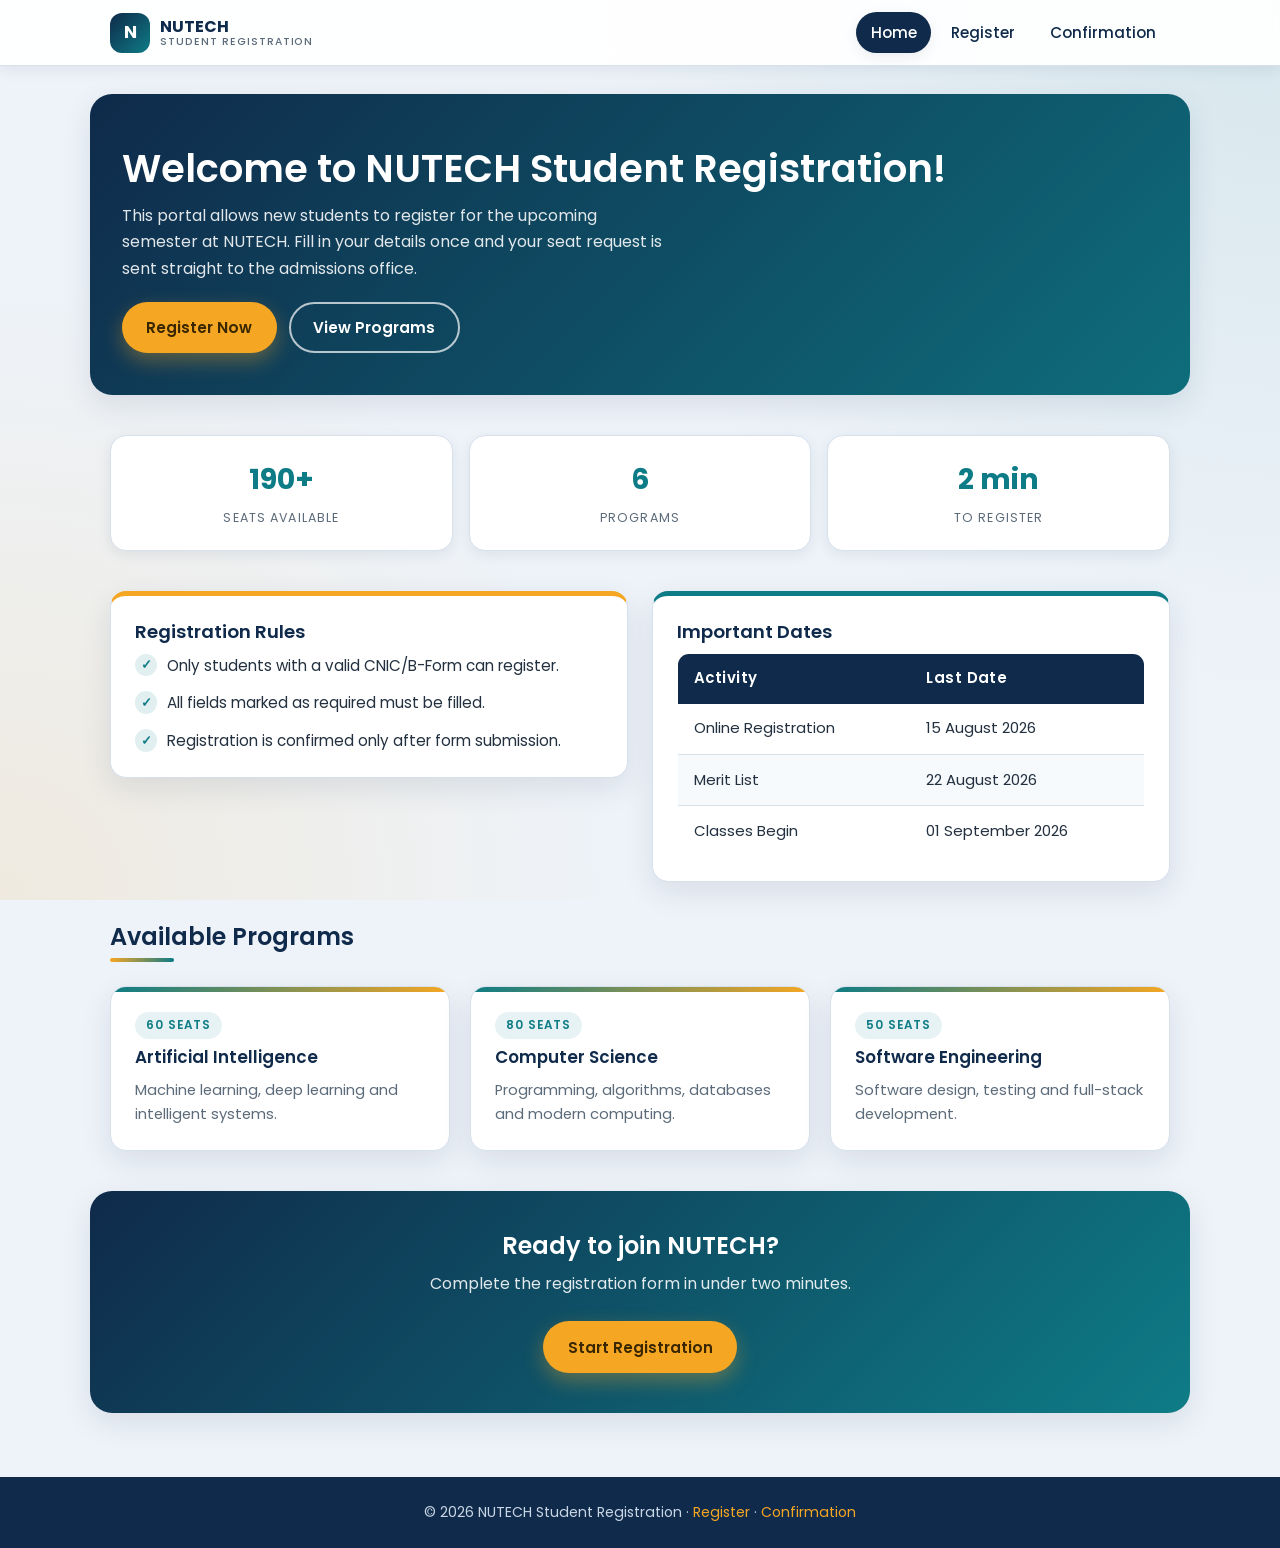
<file: index.html>
<!DOCTYPE html>
<html lang="en">
<head>
    <meta charset="UTF-8">
    <meta name="viewport" content="width=device-width, initial-scale=1.0">
    <title>NUTECH Student Registration | Home</title>
    <link rel="stylesheet" href="style.css">
</head>
<body>
<header class="site-header">
    <div class="nav-wrap">
        <a class="brand" href="index.html">
            <span class="brand-mark">N</span>
            <span class="brand-text">NUTECH <small>Student Registration</small></span>
        </a>
        <nav class="nav-links" aria-label="Main navigation">
            <a href="index.html" class="active">Home</a>
            <a href="form.html">Register</a>
            <a href="thanks.html">Confirmation</a>
        </nav>
    </div>
</header>
<main>
    <section class="banner" id="home-banner">
        <div class="banner-text">
            <h1>Welcome to NUTECH Student Registration!</h1>
            <p>This portal allows new students to register for the upcoming semester at NUTECH. Fill in your details once and your seat request is sent straight to the admissions office.</p>
            <div class="banner-actions">
                <a href="form.html" class="btn btn-primary">Register Now</a>
                <a href="#programs" class="btn btn-ghost">View Programs</a>
            </div>
        </div>
    </section>
    <section class="section" aria-label="Quick facts">
        <div class="stats">
            <div class="stat"><span class="stat-number">190+</span><span class="stat-label">Seats Available</span></div>
            <div class="stat"><span class="stat-number">6</span><span class="stat-label">Programs</span></div>
            <div class="stat"><span class="stat-number">2 min</span><span class="stat-label">To Register</span></div>
        </div>
    </section>
    <section class="section info-grid" id="info">
        <article class="card" id="rules-card">
            <h2 class="card-title">Registration Rules</h2>
            <ul class="rule-list">
                <li>Only students with a valid CNIC/B-Form can register.</li>
                <li>All fields marked as required must be filled.</li>
                <li>Registration is confirmed only after form submission.</li>
            </ul>
        </article>
        <article class="card" id="dates-card">
            <h2 class="card-title">Important Dates</h2>
            <div class="table-wrap">
                <table>
                    <thead><tr><th>Activity</th><th>Last Date</th></tr></thead>
                    <tbody>
                        <tr><td>Online Registration</td><td>15 August 2026</td></tr>
                        <tr><td>Merit List</td><td>22 August 2026</td></tr>
                        <tr><td>Classes Begin</td><td>01 September 2026</td></tr>
                    </tbody>
                </table>
            </div>
        </article>
    </section>
    <section class="section" id="programs">
        <h2 class="section-title">Available Programs</h2>
        <div class="program-grid">
            <article class="card program-card"><span class="seats">60 Seats</span><h3>Artificial Intelligence</h3><p>Machine learning, deep learning and intelligent systems.</p></article>
            <article class="card program-card"><span class="seats">80 Seats</span><h3>Computer Science</h3><p>Programming, algorithms, databases and modern computing.</p></article>
            <article class="card program-card"><span class="seats">50 Seats</span><h3>Software Engineering</h3><p>Software design, testing and full-stack development.</p></article>
        </div>
    </section>
    <section class="section cta">
        <h2>Ready to join NUTECH?</h2>
        <p>Complete the registration form in under two minutes.</p>
        <a href="form.html" class="btn btn-primary">Start Registration</a>
    </section>
</main>
<footer class="site-footer">
    <p>&copy; 2026 NUTECH Student Registration &middot; <a href="form.html">Register</a> &middot; <a href="thanks.html">Confirmation</a></p>
</footer>
</body>
</html>
</file>
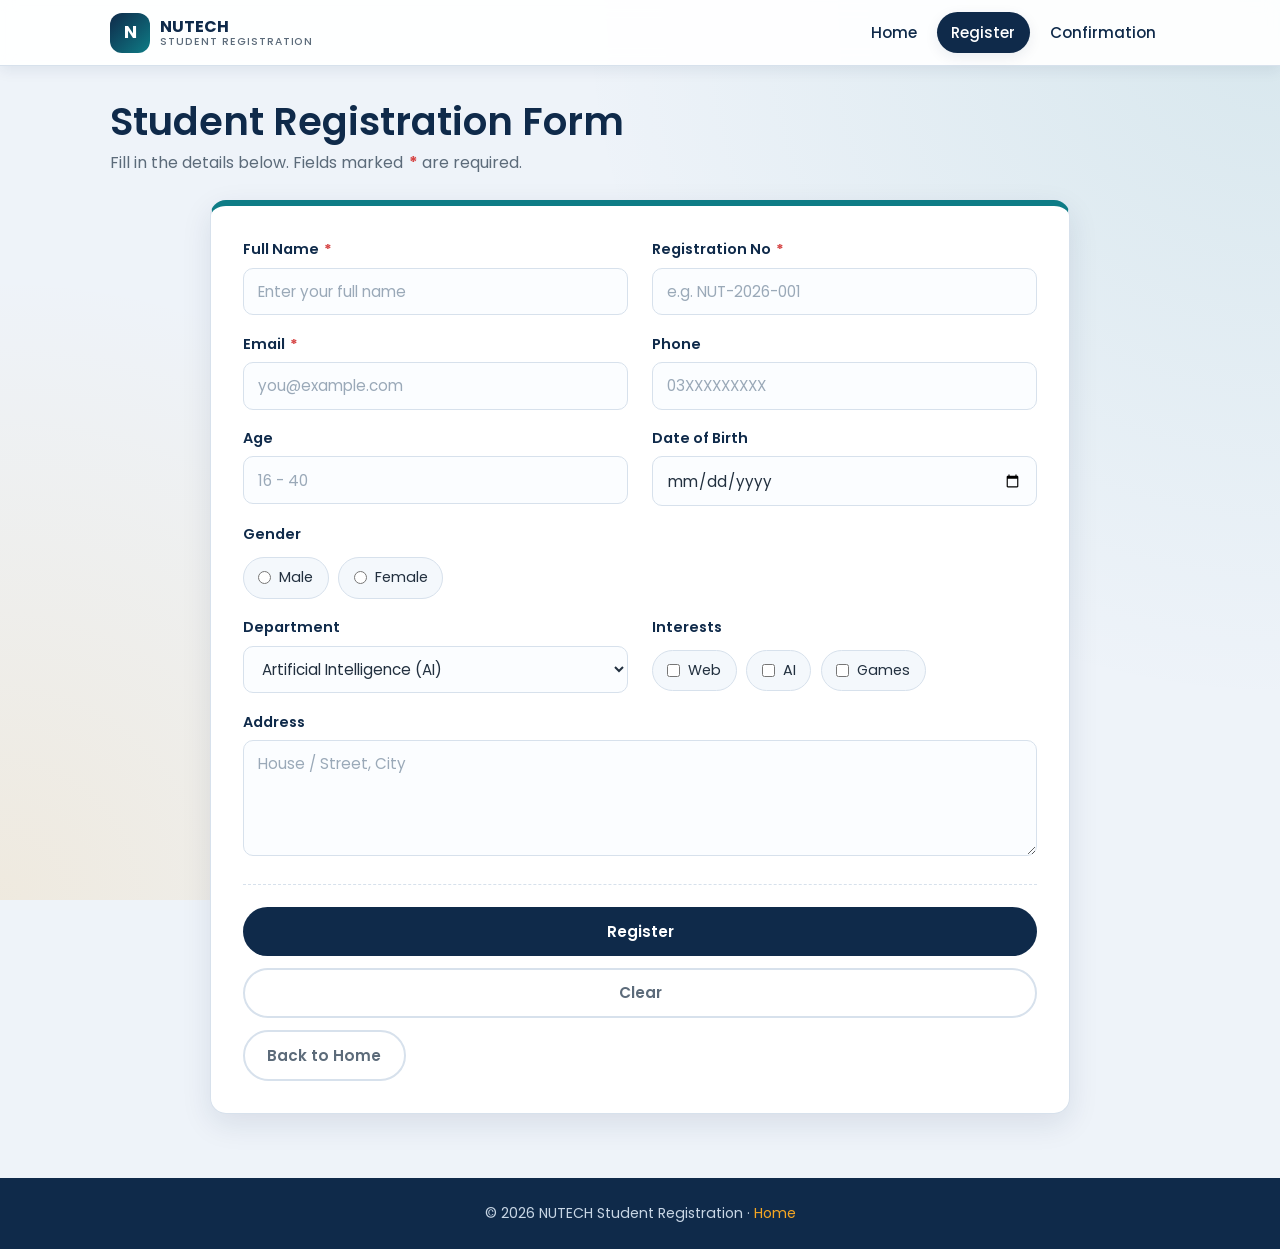
<file: form.html>
<!DOCTYPE html>
<html lang="en">
<head>
    <meta charset="UTF-8">
    <meta name="viewport" content="width=device-width, initial-scale=1.0">
    <title>Student Registration Form | NUTECH</title>
    <link rel="stylesheet" href="style.css">
</head>
<body>
<header class="site-header">
    <div class="nav-wrap">
        <a class="brand" href="index.html">
            <span class="brand-mark">N</span>
            <span class="brand-text">NUTECH <small>Student Registration</small></span>
        </a>
        <nav class="nav-links" aria-label="Main navigation">
            <a href="index.html">Home</a>
            <a href="form.html" class="active">Register</a>
            <a href="thanks.html">Confirmation</a>
        </nav>
    </div>
</header>
<main>
    <div class="page-head">
        <h1>Student Registration Form</h1>
        <p>Fill in the details below. Fields marked <span class="req">*</span> are required.</p>
    </div>
    <form class="form-card" action="thanks.html" method="get">
        <div class="field-grid">
            <div class="field">
                <label for="fn">Full Name <span class="req">*</span></label>
                <input type="text" name="fullname" id="fn" placeholder="Enter your full name" required>
            </div>
            <div class="field">
                <label for="reg">Registration No <span class="req">*</span></label>
                <input type="text" name="regno" id="reg" placeholder="e.g. NUT-2026-001" required>
            </div>
            <div class="field">
                <label for="em">Email <span class="req">*</span></label>
                <input type="email" name="email" id="em" placeholder="you@example.com" required>
            </div>
            <div class="field">
                <label for="ph">Phone</label>
                <input type="tel" name="phone" id="ph" placeholder="03XXXXXXXXX" pattern="03[0-9]{9}">
            </div>
            <div class="field">
                <label for="age">Age</label>
                <input type="number" name="age" id="age" min="16" max="40" placeholder="16 - 40">
            </div>
            <div class="field">
                <label for="dob">Date of Birth</label>
                <input type="date" name="dob" id="dob">
            </div>
            <div class="field full">
                <span class="field-label">Gender</span>
                <div class="choices">
                    <label class="choice" for="male"><input type="radio" name="gender" id="male" value="Male"> Male</label>
                    <label class="choice" for="female"><input type="radio" name="gender" id="female" value="Female"> Female</label>
                </div>
            </div>
            <div class="field">
                <label for="dept">Department</label>
                <select name="dept" id="dept">
                    <option value="AI">Artificial Intelligence (AI)</option>
                    <option value="SE">Software Engineering (SE)</option>
                    <option value="CS">Computer Science (CS)</option>
                    <option value="CY">Cyber Security (CY)</option>
                    <option value="EE">Electrical Engineering (EE)</option>
                    <option value="CE">Civil Engineering (CE)</option>
                </select>
            </div>
            <div class="field">
                <span class="field-label">Interests</span>
                <div class="choices">
                    <label class="choice" for="web"><input type="checkbox" name="interest" value="Web" id="web"> Web</label>
                    <label class="choice" for="ai"><input type="checkbox" name="interest" value="AI" id="ai"> AI</label>
                    <label class="choice" for="games"><input type="checkbox" name="interest" value="Games" id="games"> Games</label>
                </div>
            </div>
            <div class="field full">
                <label for="addr">Address</label>
                <textarea name="address" id="addr" rows="4" placeholder="House / Street, City"></textarea>
            </div>
        </div>
        <div class="form-actions">
            <input type="submit" class="btn btn-solid" value="Register">
            <input type="reset" class="btn btn-outline" value="Clear">
            <a href="index.html" class="btn btn-outline">Back to Home</a>
        </div>
    </form>
</main>
<footer class="site-footer">
    <p>&copy; 2026 NUTECH Student Registration &middot; <a href="index.html">Home</a></p>
</footer>
</body>
</html>
</file>
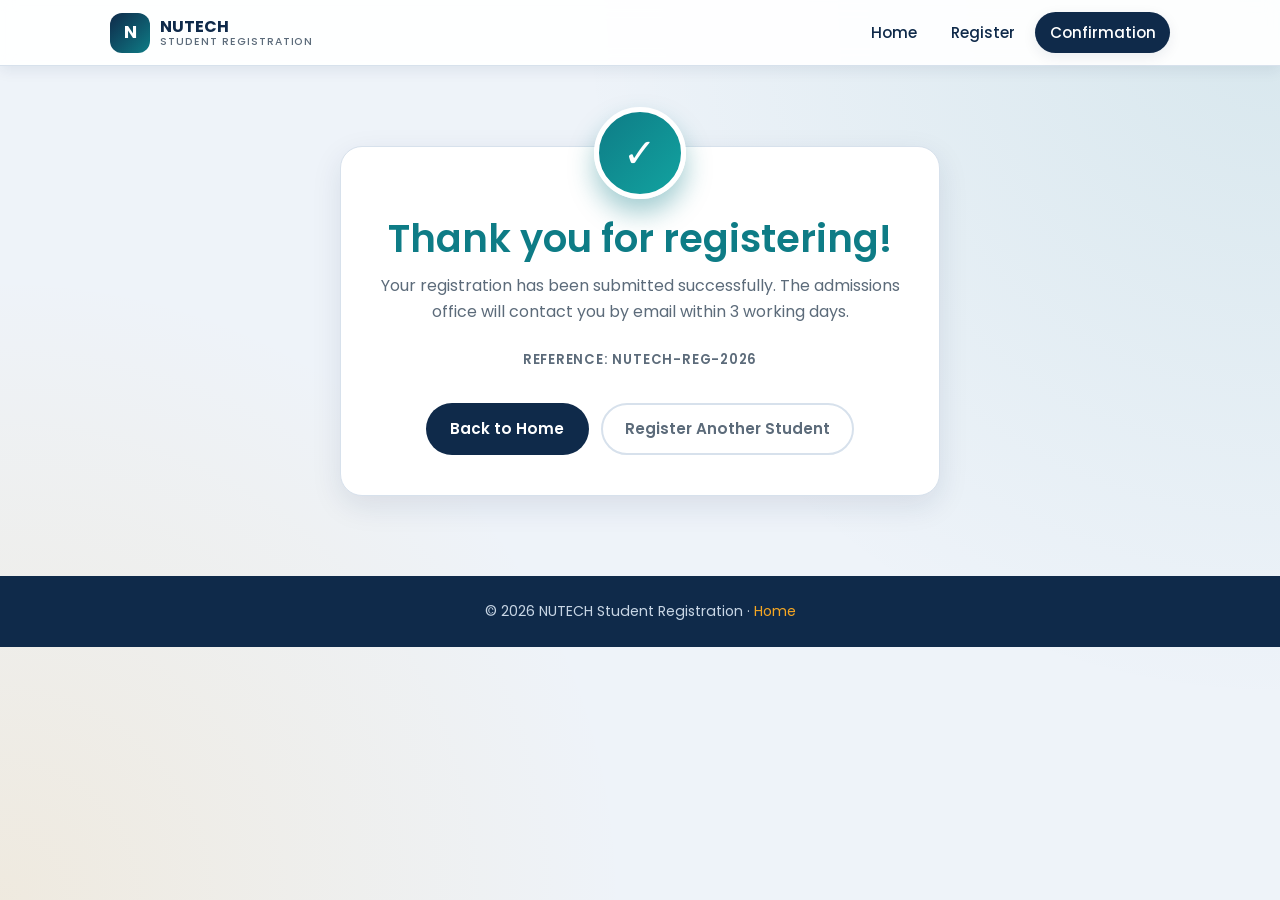
<file: thanks.html>
<!DOCTYPE html>
<html lang="en">
<head>
    <meta charset="UTF-8">
    <meta name="viewport" content="width=device-width, initial-scale=1.0">
    <title>Thank You | NUTECH</title>
    <link rel="stylesheet" href="style.css">
</head>
<body>
<header class="site-header">
    <div class="nav-wrap">
        <a class="brand" href="index.html">
            <span class="brand-mark">N</span>
            <span class="brand-text">NUTECH <small>Student Registration</small></span>
        </a>
        <nav class="nav-links" aria-label="Main navigation">
            <a href="index.html">Home</a>
            <a href="form.html">Register</a>
            <a href="thanks.html" class="active">Confirmation</a>
        </nav>
    </div>
</header>
<main class="thanks-wrap">
    <article class="thanks-card">
        <div class="check-circle" aria-hidden="true">&#10003;</div>
        <h1>Thank you for registering!</h1>
        <p>Your registration has been submitted successfully. The admissions office will contact you by email within 3 working days.</p>
        <p style="font-size:.82rem; letter-spacing:.06em; text-transform:uppercase; font-weight:600; color:#5c6b7a; margin-top: 1.5rem;">Reference: NUTECH-REG-2026</p>
        <div class="thanks-actions">
            <a href="index.html" class="btn btn-solid">Back to Home</a>
            <a href="form.html" class="btn btn-outline">Register Another Student</a>
        </div>
    </article>
</main>
<footer class="site-footer">
    <p>&copy; 2026 NUTECH Student Registration &middot; <a href="index.html">Home</a></p>
</footer>
</body>
</html>
</file>
<file: style.css>
@import url("https://fonts.googleapis.com/css2?family=Poppins:wght@400;500;600;700&display=swap");

:root {
    --navy: #0f2a4a; --navy-soft: #16385f; --teal: #0e7c86; --accent: #f5a623;
    --bg: #eef3f9; --surface: #ffffff; --text: #22303f; --muted: #5c6b7a;
    --border: #d7e1ec; --radius: 16px; --shadow: 0 10px 30px rgba(15, 42, 74, .10);
    --shadow-sm: 0 4px 14px rgba(15, 42, 74, .08);
}

*, *::before, *::after { box-sizing: border-box; }
html { scroll-behavior: smooth; }

body {
    margin: 0; font-family: "Poppins", "Segoe UI", Arial, sans-serif; font-size: 16px;
    line-height: 1.65; color: var(--text); background-color: var(--bg);
    background-image: radial-gradient(circle at 100% 0, rgba(14, 124, 134, .10), transparent 45%), radial-gradient(circle at 0 100%, rgba(245, 166, 35, .12), transparent 40%);
    background-attachment: fixed;
}
h1, h2, h3 { margin: 0 0 .6rem; line-height: 1.25; font-weight: 600; color: var(--navy); }
h1 { font-size: clamp(1.7rem, 3vw, 2.5rem); }
p { margin: 0 0 1rem; color: var(--muted); }
a { color: var(--teal); }
img { max-width: 100%; display: block; }
.site-header { position: sticky; top: 0; z-index: 50; background: rgba(255, 255, 255, .93); backdrop-filter: blur(8px); border-bottom: 1px solid var(--border); box-shadow: var(--shadow-sm); }
.nav-wrap { max-width: 1100px; margin: 0 auto; padding: .75rem 1.25rem; display: flex; align-items: center; justify-content: space-between; gap: 1rem; flex-wrap: wrap; }
.brand { display: flex; align-items: center; gap: .65rem; text-decoration: none; color: var(--navy); font-weight: 700; }
.brand-mark { display: grid; place-items: center; width: 40px; height: 40px; border-radius: 12px; background: linear-gradient(135deg, var(--navy), var(--teal)); color: #fff; font-weight: 700; font-size: 1.1rem; }
.brand-text { display: flex; flex-direction: column; font-size: 1rem; line-height: 1.1; }
.brand-text small { font-size: .66rem; font-weight: 500; letter-spacing: .09em; text-transform: uppercase; color: var(--muted); }
.nav-links { display: flex; gap: .35rem; flex-wrap: wrap; }
.nav-links a { text-decoration: none; color: var(--navy); font-weight: 500; font-size: .95rem; padding: .5rem .9rem; border-radius: 999px; transition: background .2s, color .2s; }
.nav-links a:hover { background: rgba(14, 124, 134, .10); color: var(--teal); }
.nav-links a.active { background: var(--navy); color: #fff; box-shadow: var(--shadow-sm); }
.btn { display: inline-block; padding: .7rem 1.4rem; border: 2px solid transparent; border-radius: 999px; font-size: .95rem; font-weight: 600; text-decoration: none; cursor: pointer; transition: transform .2s, background .2s, color .2s, border-color .2s; }
.btn-primary { background: var(--accent); color: #3a2700; box-shadow: 0 8px 20px rgba(245, 166, 35, .35); }
.btn-primary:hover { background: #ffb733; transform: translateY(-2px); }
.btn-ghost { border-color: rgba(255, 255, 255, .7); color: #fff; }
.btn-ghost:hover { background: rgba(255, 255, 255, .16); }
.btn-solid { background: var(--navy); color: #fff; }
.btn-solid:hover { background: var(--navy-soft); transform: translateY(-2px); }
.btn-outline { border-color: var(--border); color: var(--muted); background: transparent; }
.btn-outline:hover { border-color: var(--navy); color: var(--navy); }
input[type="submit"], input[type="reset"] { font-family: inherit; font-size: .95rem; }
.banner { position: relative; overflow: hidden; max-width: 1100px; margin: 1.75rem auto 0; padding: 3.2rem 2rem 2.6rem; border-radius: 22px; display: flex; align-items: center; gap: 2rem; flex-wrap: wrap; color: #fff; background-color: var(--navy); background-image: linear-gradient(135deg, rgba(15, 42, 74, .94), rgba(14, 124, 134, .82)); background-size: cover; background-position: center; box-shadow: var(--shadow); }
.banner-text { flex: 1 1 340px; }
.banner-text h1 { color: #fff; }
.banner-text p { color: rgba(255, 255, 255, .88); max-width: 55ch; }
.banner-actions { display: flex; gap: .75rem; flex-wrap: wrap; margin-top: 1.25rem; }
.section { max-width: 1100px; margin: 2.5rem auto; padding: 0 1.25rem; }
.section-title { position: relative; padding-bottom: .6rem; margin-bottom: 1.5rem; }
.section-title::after { content: ""; position: absolute; left: 0; bottom: 0; width: 64px; height: 4px; border-radius: 4px; background: linear-gradient(90deg, var(--accent), var(--teal)); }
#programs { scroll-margin-top: 90px; }
.stats { display: flex; flex-wrap: wrap; gap: 1rem; }
.stat { flex: 1 1 180px; padding: 1.25rem; text-align: center; background: var(--surface); border: 1px solid var(--border); border-radius: var(--radius); box-shadow: var(--shadow-sm); }
.stat-number { display: block; font-size: 1.8rem; font-weight: 700; color: var(--teal); }
.stat-label { font-size: .78rem; letter-spacing: .09em; text-transform: uppercase; color: var(--muted); }
.info-grid { display: grid; grid-template-columns: repeat(auto-fit, minmax(300px, 1fr)); gap: 1.5rem; align-items: start; }
.card { background: var(--surface); border: 1px solid var(--border); border-radius: var(--radius); padding: 1.5rem; box-shadow: var(--shadow); }
#rules-card { border-top: 5px solid var(--accent); }
#dates-card { border-top: 5px solid var(--teal); }
.card-title { font-size: 1.15rem; }
.rule-list { list-style: none; margin: 0; padding: 0; display: grid; gap: .8rem; }
.rule-list li { position: relative; padding-left: 2rem; font-size: .95rem; color: var(--text); }
.rule-list li::before { content: "\2713"; position: absolute; left: 0; top: 1px; display: grid; place-items: center; width: 1.4rem; height: 1.4rem; border-radius: 50%; background: rgba(14, 124, 134, .12); color: var(--teal); font-size: .8rem; font-weight: 700; }
.table-wrap { overflow-x: auto; }
table { width: 100%; border-collapse: collapse; background: var(--surface); border: 1px solid var(--border); border-radius: 12px; overflow: hidden; font-size: .93rem; }
th { background: var(--navy); color: #fff; text-align: left; padding: .8rem 1rem; font-weight: 600; letter-spacing: .03em; }
td { padding: .8rem 1rem; border-bottom: 1px solid var(--border); color: var(--text); }
tbody tr:nth-child(even) { background: #f7fafd; }
tbody tr:hover { background: #eef6ff; }
tbody tr:last-child td { border-bottom: none; }
.program-grid { display: grid; grid-template-columns: repeat(auto-fit, minmax(240px, 1fr)); gap: 1.25rem; }
.program-card { position: relative; overflow: hidden; transition: transform .2s, box-shadow .2s; }
.program-card::before { content: ""; position: absolute; inset: 0 0 auto 0; height: 5px; background: linear-gradient(90deg, var(--teal), var(--accent)); }
.program-card:hover { transform: translateY(-4px); box-shadow: 0 16px 34px rgba(15, 42, 74, .16); }
.program-card h3 { margin-top: .5rem; font-size: 1.05rem; }
.program-card p { margin: 0; font-size: .92rem; }
.seats { display: inline-block; padding: .25rem .7rem; border-radius: 999px; background: rgba(14, 124, 134, .10); color: var(--teal); font-size: .74rem; font-weight: 600; letter-spacing: .07em; text-transform: uppercase; }
.cta { padding: 2.5rem 1.5rem; border-radius: 22px; text-align: center; color: #fff; background: linear-gradient(135deg, var(--navy), var(--teal)); box-shadow: var(--shadow); }
.cta h2 { color: #fff; }
.cta p { color: rgba(255, 255, 255, .88); max-width: 520px; margin: 0 auto 1.5rem; }
.page-head { max-width: 1100px; margin: 2rem auto 0; padding: 0 1.25rem; }
.page-head h1 { margin-bottom: .25rem; }
.req { color: #d64545; margin-left: .15rem; font-weight: bold; }
.form-card { max-width: 860px; margin: 1.5rem auto 3rem; padding: 2rem; background: var(--surface); border: 1px solid var(--border); border-top: 6px solid var(--teal); border-radius: var(--radius); box-shadow: var(--shadow); }
.field-grid { display: grid; grid-template-columns: repeat(2, minmax(0, 1fr)); gap: 1.1rem 1.5rem; }
.field { display: flex; flex-direction: column; gap: .35rem; }
.field.full { grid-column: 1 / -1; }
.field > label, .field-label { font-size: .9rem; font-weight: 600; color: var(--navy); }
input, select, textarea { width: 100%; padding: .7rem .85rem; font-family: inherit; font-size: .95rem; color: var(--text); background: #fbfdff; border: 1px solid var(--border); border-radius: 10px; transition: border-color .2s, box-shadow .2s, background .2s; }
input::placeholder, textarea::placeholder { color: #9aa9b8; }
input:focus, select:focus, textarea:focus { outline: none; background: #fff; border-color: var(--teal); box-shadow: 0 0 0 4px rgba(14, 124, 134, .14); }
textarea { resize: vertical; min-height: 110px; }
.choices { display: flex; flex-wrap: wrap; gap: .6rem; margin-top: .25rem; }
.choice { display: inline-flex; align-items: center; gap: .5rem; padding: .5rem .9rem; font-size: .9rem; color: var(--text); background: #f4f8fc; border: 1px solid var(--border); border-radius: 999px; cursor: pointer; transition: background .2s, border-color .2s, color .2s; }
.choice:hover { background: #eaf5f6; border-color: var(--teal); }
.choice input { width: auto; margin: 0; accent-color: var(--teal); cursor: pointer; }
.choice:has(input:checked) { background: rgba(14, 124, 134, .12); border-color: var(--teal); color: var(--navy); font-weight: 600; }
.form-actions { display: flex; flex-wrap: wrap; gap: .75rem; margin-top: 1.75rem; padding-top: 1.35rem; border-top: 1px dashed var(--border); }
.thanks-wrap { max-width: 640px; margin: 5rem auto; padding: 0 1.25rem; }
.thanks-card { position: relative; text-align: center; padding: 3.5rem 2rem 2.5rem; background: var(--surface); border: 1px solid var(--border); border-radius: 22px; box-shadow: var(--shadow); }
.thanks-card h1 { color: var(--teal); }
@keyframes pop-in { from { transform: scale(.4); opacity: 0; } to { transform: scale(1); opacity: 1; } }
.check-circle { display: grid; place-items: center; width: 92px; height: 92px; margin: -6rem auto 1rem; border-radius: 50%; border: 5px solid #fff; background: linear-gradient(135deg, var(--teal), #12a3a0); color: #fff; font-size: 2.5rem; line-height: 1; box-shadow: 0 14px 26px rgba(14, 124, 134, .38); animation: pop-in .45s ease-out both; }
.thanks-actions { display: flex; gap: .75rem; flex-wrap: wrap; justify-content: center; margin-top: 2rem; }
.site-footer { margin-top: 4rem; padding: 1.5rem 1rem; text-align: center; font-size: .88rem; color: #c8d6e5; background: var(--navy); }
.site-footer p { margin: 0; color: #c8d6e5; }
.site-footer a { color: var(--accent); text-decoration: none; }
.site-footer a:hover { text-decoration: underline; }
@media (max-width: 820px) { .banner { flex-direction: column; text-align: center; padding: 3.5rem 1.5rem 2.5rem; } .banner-text p { margin-inline: auto; } .banner-actions { justify-content: center; } .nav-wrap { justify-content: center; } }
@media (max-width: 640px) { .field-grid { grid-template-columns: 1fr; } .form-card { padding: 1.25rem; } .section-title::after { width: 48px; } .thanks-wrap { margin: 4rem auto; } .check-circle { width: 80px; height: 80px; font-size: 2rem; } }
</file>
